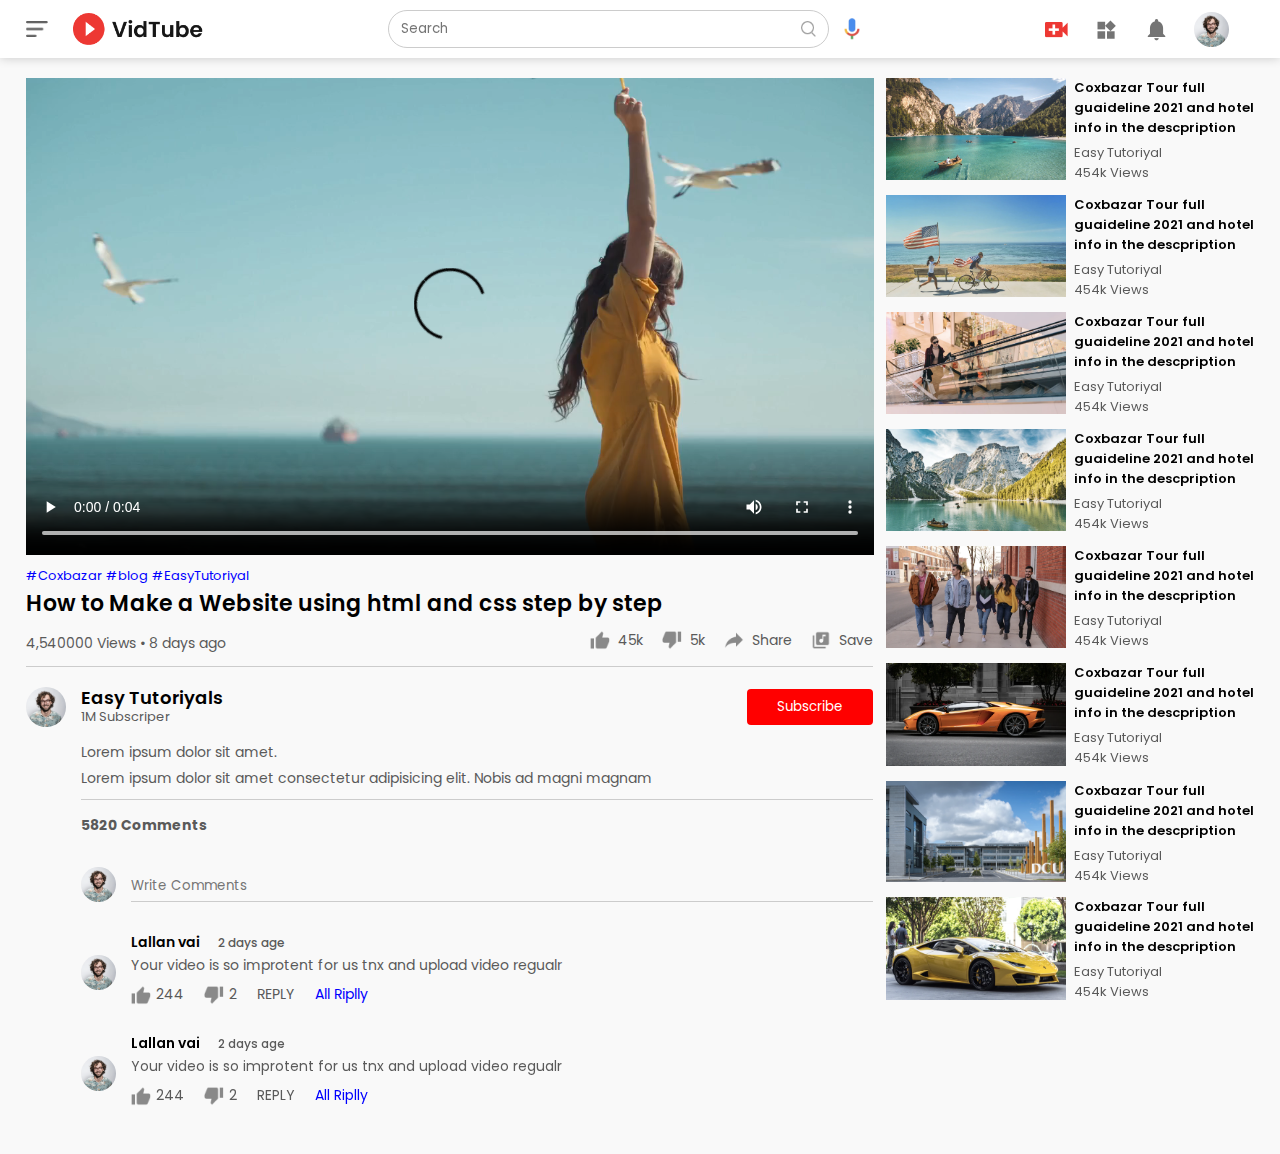
<file: playvideo.html>
<!DOCTYPE html>
<html lang="en">
<head>
    <meta charset="UTF-8">
    <meta http-equiv="X-UA-Compatible" content="IE=edge">
    <meta name="viewport" content="width=device-width, initial-scale=1.0">
    <link rel="stylesheet" href="css/style.css">
    <title>Playing Video</title>
</head>
<body>
    
    <!-- navvar -->
    <nav class="flex__div">
        <div class="nav__left flex__div">
            <img src="img/menu.png" alt="" class="menu__icon">
            <img src="img/logo.png" alt="" class="logo">
        </div>
 
 
        <div class="nav__middle flex__div">
           <div class="search__box flex__div">
               <input type="text" placeholder="Search">
               <img src="img/search.png" alt="">
           </div>
           <img src="img/voice-search.png" alt="" class="mic__icon">
        </div>
 
 
        <div class="nav__right flex__div">
            <img src="img/upload.png" alt="">
            <img src="img/more.png" alt="">
            <img src="img/notification.png" alt="">
            <img src="img/Jack.png" alt="" class="user__icons">
        </div>
     </nav>



     <div class="container play__container">
         <div class="row">
             <div class="play__video">
                <video controls autoplay>
                   <source src="img/video.mp4" type="video/mp4">
                </video>
 

                <div class="tags">
                    <a href="#">#Coxbazar</a> <a href="#">#blog</a> <a href="#">#EasyTutoriyal</a>
                </div>


                <h3>How to Make a Website using html and css step by step</h3>

                <div class="palyvideo__info">
                    <p>4,540000 Views &bull; 8 days ago</p>
                    <div>
                        <a href="#"><img src="img/like.png" alt="">45k</a>
                        <a href="#"><img src="img/dislike.png" alt="">5k</a>
                        <a href="#"><img src="img/share.png" alt="">Share</a>
                        <a href="#"><img src="img/save.png" alt="">Save</a>
                    </div>
                </div>

                <hr>

                <div class="publisher">
                    <img src="img/Jack.png" alt="">
                    <div>
                        <p>Easy Tutoriyals</p>
                        <span>1M Subscriper</span>
                    </div>
                    <button type="button">Subscribe</button>
                </div>
               
                <div class="vid__description">
                    <p>Lorem ipsum dolor sit amet.</p>
                    <p>Lorem ipsum dolor sit amet consectetur adipisicing elit. Nobis ad magni magnam </p>

                    <hr>

                    <h4>5820 Comments</h4>


                    <div class="add__comment">
                        <img src="img/Jack.png" alt="">
                        <input type="text" placeholder="Write Comments">
                    </div>

                    <div class="old__comment">
                        <img src="img/Jack.png" alt="">
                        <div>
                            <h3>Lallan vai <span>2 days age</span> </h3>
                            <p>Your video is so improtent for us tnx and upload video regualr</p>

                            <div class="comment__action">
                                <img src="img/like.png" alt="">
                                <span>244</span>
                                <img src="img/dislike.png" alt="">
                                <span>2</span>
                                <span>REPLY</span>
                                <a href="#">All Riplly</a>
                            </div>
                        </div>
                    </div>
                    <div class="old__comment">
                        <img src="img/Jack.png" alt="">
                        <div>
                            <h3>Lallan vai <span>2 days age</span> </h3>
                            <p>Your video is so improtent for us tnx and upload video regualr</p>

                            <div class="comment__action">
                                <img src="img/like.png" alt="">
                                <span>244</span>
                                <img src="img/dislike.png" alt="">
                                <span>2</span>
                                <span>REPLY</span>
                                <a href="#">All Riplly</a>
                            </div>
                        </div>
                    </div>
                 
                   
                 
                 
                    

                </div>  

             </div>
             <div class="right__sidebar">
               
                

                <div class="sideVideo__List">
                    <a href="#" class="small__thumbnail"> <img src="img/thumbnail1.png" alt=""></a>
                   
                    <div class="vid__info">
                        <a href="#">Coxbazar Tour full guaideline 2021 and hotel info in the descpription</a>
                        <p>Easy Tutoriyal</p>
                        <p>454k Views</p>

                    </div>
                </div>

                <div class="sideVideo__List">
                    <a href="#" class="small__thumbnail"> <img src="img/thumbnail2.png" alt=""></a>
                   
                    <div class="vid__info">
                        <a href="#">Coxbazar Tour full guaideline 2021 and hotel info in the descpription</a>
                        <p>Easy Tutoriyal</p>
                        <p>454k Views</p>

                    </div>
                </div>
                <div class="sideVideo__List">
                    <a href="#" class="small__thumbnail"> <img src="img/thumbnail3.png" alt=""></a>
                   
                    <div class="vid__info">
                        <a href="#">Coxbazar Tour full guaideline 2021 and hotel info in the descpription</a>
                        <p>Easy Tutoriyal</p>
                        <p>454k Views</p>

                    </div>
                </div>
                <div class="sideVideo__List">
                    <a href="#" class="small__thumbnail"> <img src="img/thumbnail4.png" alt=""></a>
                   
                    <div class="vid__info">
                        <a href="#">Coxbazar Tour full guaideline 2021 and hotel info in the descpription</a>
                        <p>Easy Tutoriyal</p>
                        <p>454k Views</p>

                    </div>
                </div>
                <div class="sideVideo__List">
                    <a href="#" class="small__thumbnail"> <img src="img/thumbnail5.png" alt=""></a>
                   
                    <div class="vid__info">
                        <a href="#">Coxbazar Tour full guaideline 2021 and hotel info in the descpription</a>
                        <p>Easy Tutoriyal</p>
                        <p>454k Views</p>

                    </div>
                </div>
                <div class="sideVideo__List">
                    <a href="#" class="small__thumbnail"> <img src="img/thumbnail6.png" alt=""></a>
                   
                    <div class="vid__info">
                        <a href="#">Coxbazar Tour full guaideline 2021 and hotel info in the descpription</a>
                        <p>Easy Tutoriyal</p>
                        <p>454k Views</p>

                    </div>
                </div>
                <div class="sideVideo__List">
                    <a href="#" class="small__thumbnail"> <img src="img/thumbnail7.png" alt=""></a>
                   
                    <div class="vid__info">
                        <a href="#">Coxbazar Tour full guaideline 2021 and hotel info in the descpription</a>
                        <p>Easy Tutoriyal</p>
                        <p>454k Views</p>

                    </div>
                </div>
                <div class="sideVideo__List">
                    <a href="#" class="small__thumbnail"> <img src="img/thumbnail8.png" alt=""></a>
                   
                    <div class="vid__info">
                        <a href="#">Coxbazar Tour full guaideline 2021 and hotel info in the descpription</a>
                        <p>Easy Tutoriyal</p>
                        <p>454k Views</p>

                    </div>
                </div>


             </div>
         </div>
     </div>

    <script src="app.js"></script>
</body>
</html>
</file>
<file: css/style.css>
@import url('https://fonts.googleapis.com/css2?family=Poppins:ital,wght@0,100;0,200;0,400;0,500;0,600;0,700;0,800;0,900;1,100;1,200;1,300;1,400;1,500;1,600;1,700;1,800;1,900&display=swap');

*{
    margin: 0;
    padding: 0;
    box-sizing: border-box;
    list-style-type: none;
    text-decoration: none;
    font-family: 'Poppins', sans-serif;
}

a{
    color: #5a5a5a;
}
img{
    cursor: pointer;
}
/* nav design */
.flex__div{
    display: flex;
    align-items: center;
}
nav{
 padding: 10px 2%;
 justify-content: space-between;
 box-shadow: 0 0 10px rgba(0,0,0,0.2);
 background: #fff;
 position:sticky; 
 top: 0;
 z-index: 100;
}
.nav__right img{
  width: 25px;
  margin-right: 25px;

}
.nav__right .user__icons{
   width: 35px;
   border-radius: 50%;
}
.nav__left .menu__icon{
    width: 22px;
    margin-right: 25px;

}
.nav__left .logo{
    width: 130px;
}
.nav__middle .mic__icon{
   width: 16px;
}
.nav__middle .search__box{
    border: 1px solid #ccc;
    margin-right: 15px;
    padding: 8px 12px;
    border-radius: 25px;
}
.nav__middle .search__box input{
    width: 400px;
    border: 0;
    outline: 0;
    background: transparent;

}
.nav__middle .search__box img{
  width: 15px;
}
/* ==============sidebar links ============== */

.shorcut__link a p{
    text-transform: capitalize;
}
.sidebar{
 background: #ffff;
 width: 15%;
 height: 100vh;
 position: fixed;
 top: 0;
 padding-left: 2%;
 padding-top: 80px;

}
.shorcut__link a img{
  width: 20px;
  margin-right: 20px;
}
.shorcut__link a{
    display: flex;
    align-items: center;
    margin-bottom: 20px;
    width: fit-content;
    flex-wrap: wrap;
}
.shorcut__link a:first-child{
    color: #ed3333;
}
.sidebar hr{
    border: 0;
    height: 1px;
    background: #ccc;
    width: 85%;

}
.subscribe__list h3{
    font-size: 13px;
    margin: 20px 0;
    color: #5a5a5a;
}
.subscribe__list a{
    display: flex;
    align-items: center;
    margin-bottom: 20px;
    width: fit-content;
    flex-wrap: wrap;
}
.subscribe__list a img{
  width: 25px;
  border-radius: 50%;
  margin-right: 20px;
}
/* small tab */
.small__sidebar{
    width: 5%;
}
.small__sidebar a p{
    display: none;
}
.small__sidebar h3{
    display: none;
}
.small__sidebar hr{
    width: 50%;
    margin-bottom: 25px;

}

/* ===============Main container========== */
.container{
    background:#f9f9f9;
    padding-left: 17%;
    padding-right: 2%;
    padding-top: 20px;
    padding-bottom: 20px;

}
.lg__container{
    padding-left: 7%;
}
.banner{
    width: 100%;
}
.banner img{
    width: 100%;
    border-radius: 8px;

}
.list__container{
    display: grid;
    grid-template-columns: repeat(auto-fit, minmax(250px, 1fr));
    grid-column-gap: 16px;
    grid-row-gap: 30px;
    margin-top: 15px;
}
.vid__list .thumbnail{
    width: 100%;
    border-radius: 5px;
}
.vid__list .flex__div{
    align-items: flex-start;
    margin-top: 7px;

}
.vid__list .flex__div img{
   width: 35px; 
   margin-right: 10px;
   border-radius: 50%;
}
.vid__info{
    color: #5a5a5a;
    font-size: 13px;
}
.vid__info a{
    color: #000;
    font-weight: 600;
    display: block;
    margin-bottom: 5px;
    
}
@media screen and (max-width: 900px) {
    .menu__icon{
        display: none;
    }
    .sidebar{
        display: none;
    }
    .container, .lg__container{
        padding-left: 5%;
        padding-right: 5%;
    }
    .nav__right img{
        display: none;
    }
    .nav__right .user__icons{
        display: block;
        width: 30px;
    }
    .nav__middle .search__box input{
        width: 100%;
    }
    .nav__middle .mic__icon{
        display: none;
    }
  .nav__left .logo{
      width: 90px;
  }
}







/* ========================== paly vidoe page =============== */
.play__container{
    padding-left: 2%;
}
.row{
    display: flex;
    justify-content: space-between;
    flex-wrap: wrap;
}
.play__video{
    flex-basis: 69%;
}
.play__video video{
    width: 100%;
}
.right__sidebar{
    flex-basis: 30%;
}
.sideVideo__List{
    display: flex;
    justify-content: space-between;
    margin-bottom: 8px;

}
.sideVideo__List img{
    width: 100%;
}
.sideVideo__List .small__thumbnail{
    flex-basis: 49%;
}
.sideVideo__List .vid__info{
    flex-basis: 49%;
}
.play__video .tags a{
    font-size: 13px;
    color: #0000ff;
}
.play__video h3{
    font-weight: 600;
    font-size: 22px;

}
.play__video .palyvideo__info{
    display: flex;
    align-items: center;
    justify-content: space-between;
    flex-wrap: wrap;
    margin-top: 10px;
    font-size: 14px;
    color: #5a5a5a;
}
.play__video .palyvideo__info a img{
    width: 20px;
    margin-right: 8px;
}
.play__video .palyvideo__info a{
    display: inline-flex;
    align-items: center;
    margin-left: 15px;
}

.play__video hr{
    border: 0;
    height: 1px;
    background: #ccc;
    margin: 10px 0;
}
.publisher{
    display: flex;
    align-items: center;
    margin-top: 20px;
}
.publisher div{
    flex: 1;
    line-height: 18px;
}
.publisher img{
    width: 40px;
    border-radius: 50%;
    margin-right: 15px;

}
.publisher div p{
    color: #000;
    font-weight: 600;
    font-size: 18px;
}
.publisher div span{
    font-size: 13px;
    color: #5a5a5a;
}
.publisher button{
    background: red;
    color: #fff;
    padding: 8px 30px;
    border: 0;
    outline: 0;
    border-radius: 4px;
    cursor: pointer;
}
.vid__description{
    padding-left: 55px;
    margin: 15px 0;
}
.vid__description p{
    font-size: 14px;
    margin-bottom: 5px;
    color: #5a5a5a;
}
.vid__description h4{
    font-size: 14px;
    color: #5a5a5a;
    margin-top: 15px;

}
.add__comment{
    display: flex;
    align-items: center;
    margin: 30px 0;

}
.add__comment img{
    width: 35px;
    border-radius: 50%;
    margin-right: 15px;
}
.add__comment input{
    border: 0;
    outline: 0;
    border-bottom: 1px solid #ccc;
    width: 100%;
    background:transparent;
    padding-top: 10px;
    padding-bottom: 5px;
}
.old__comment{
    display: flex;
    align-items: center;
    margin: 20px 0;
    
}
.old__comment img{
    width: 35px;
    border-radius: 50%;
    margin-right: 15px;
}
.old__comment h3{
    font-size: 14px;
    margin-bottom: 2px;

}
.old__comment h3 span{
    font-size: 12px;
    color: #5a5a5a;
    font-weight: 500;
    margin-left: 15px;
}
.old__comment .comment__action{
   display: flex;
   align-items: center;
   margin: 8px 0;
   font-size: 14px;
}
.old__comment .comment__action img{
    border-radius: 0;
    width: 20px;
    margin-right: 5px;
}
.old__comment .comment__action span{
   margin-right: 20px;
   color: #5a5a5a;
}
.old__comment .comment__action a{
  color: #0000ff;
}

@media screen and (max-width:900px) {
    .play__video{
        flex-basis: 100%;
    }
    .right__sidebar{
        flex-basis: 100%;
    }
    .play__container{
        padding-left: 5%;
    }
    .vid__description{
        padding-left: 0;
    }
    .play__video .palyvideo__info a{
        margin-left: 0;
        margin-right: 15px;
        margin-top: 15px;
    }
}
</file>
